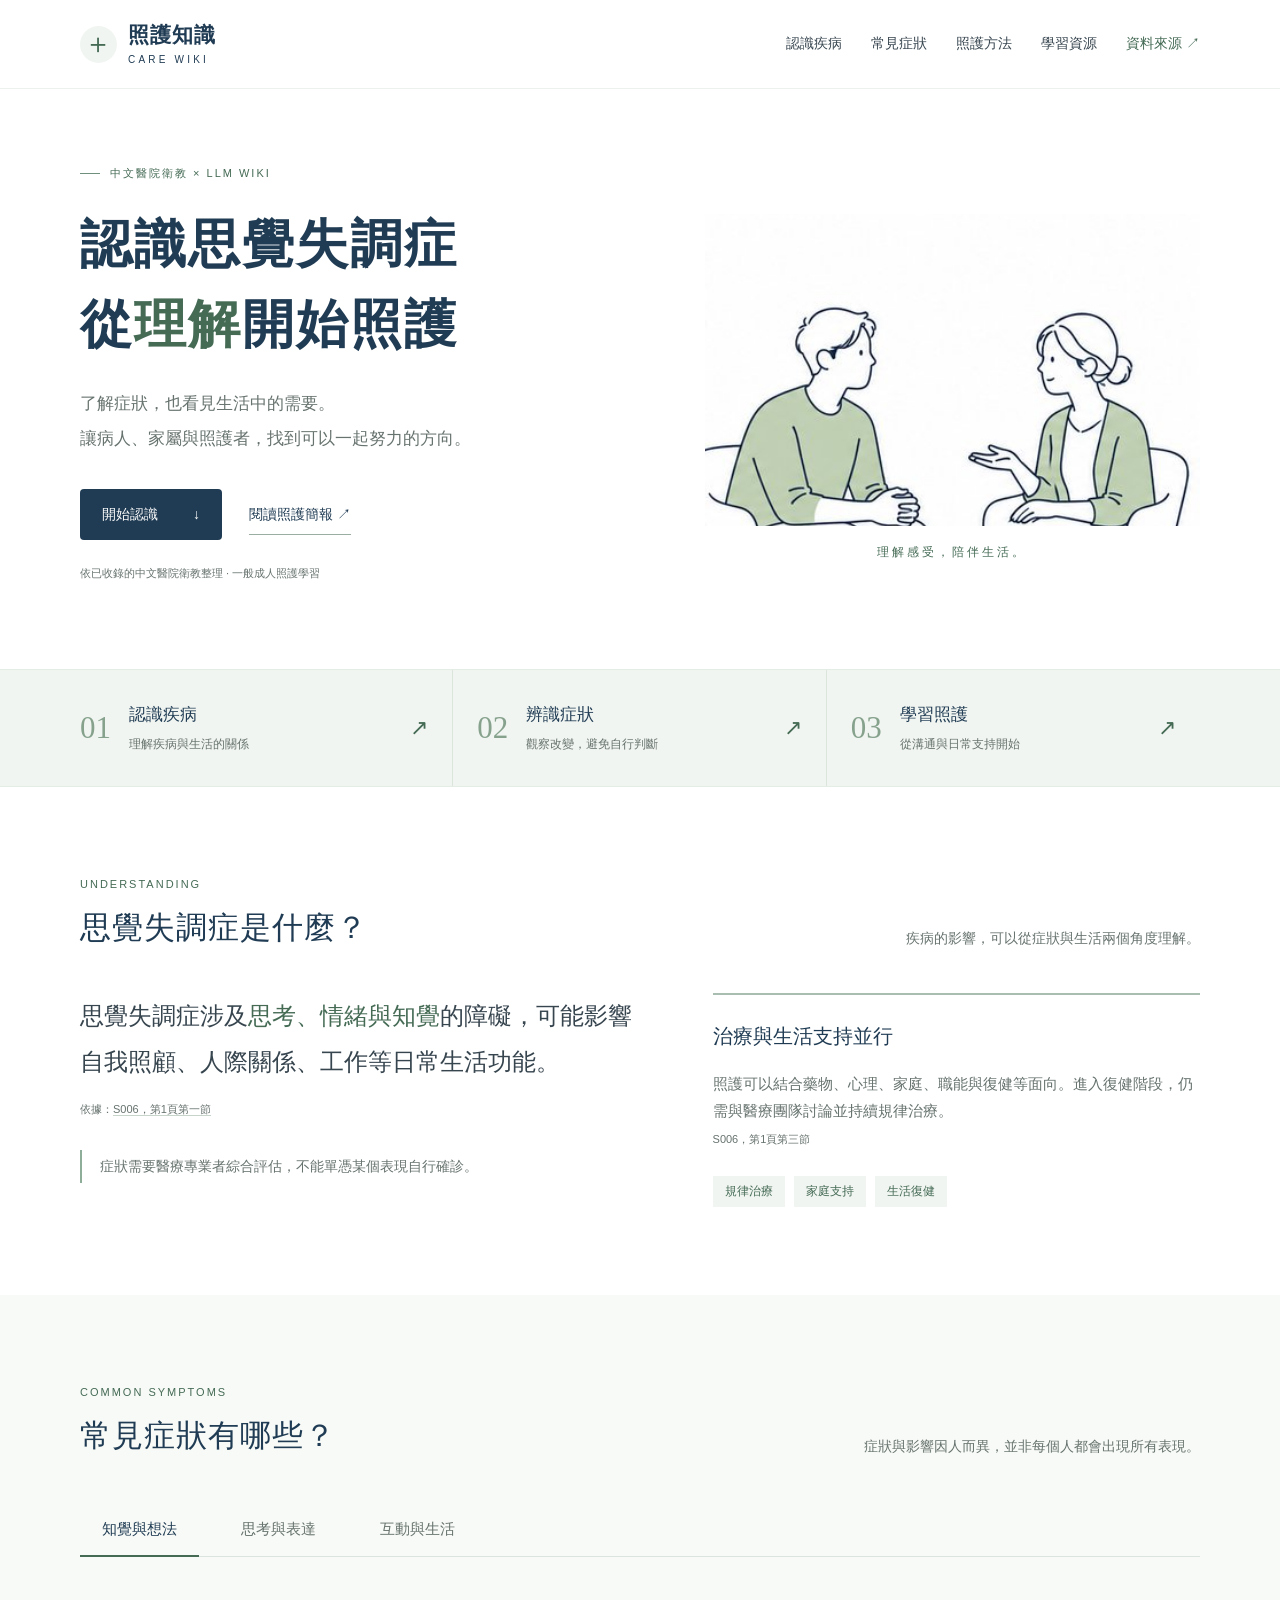
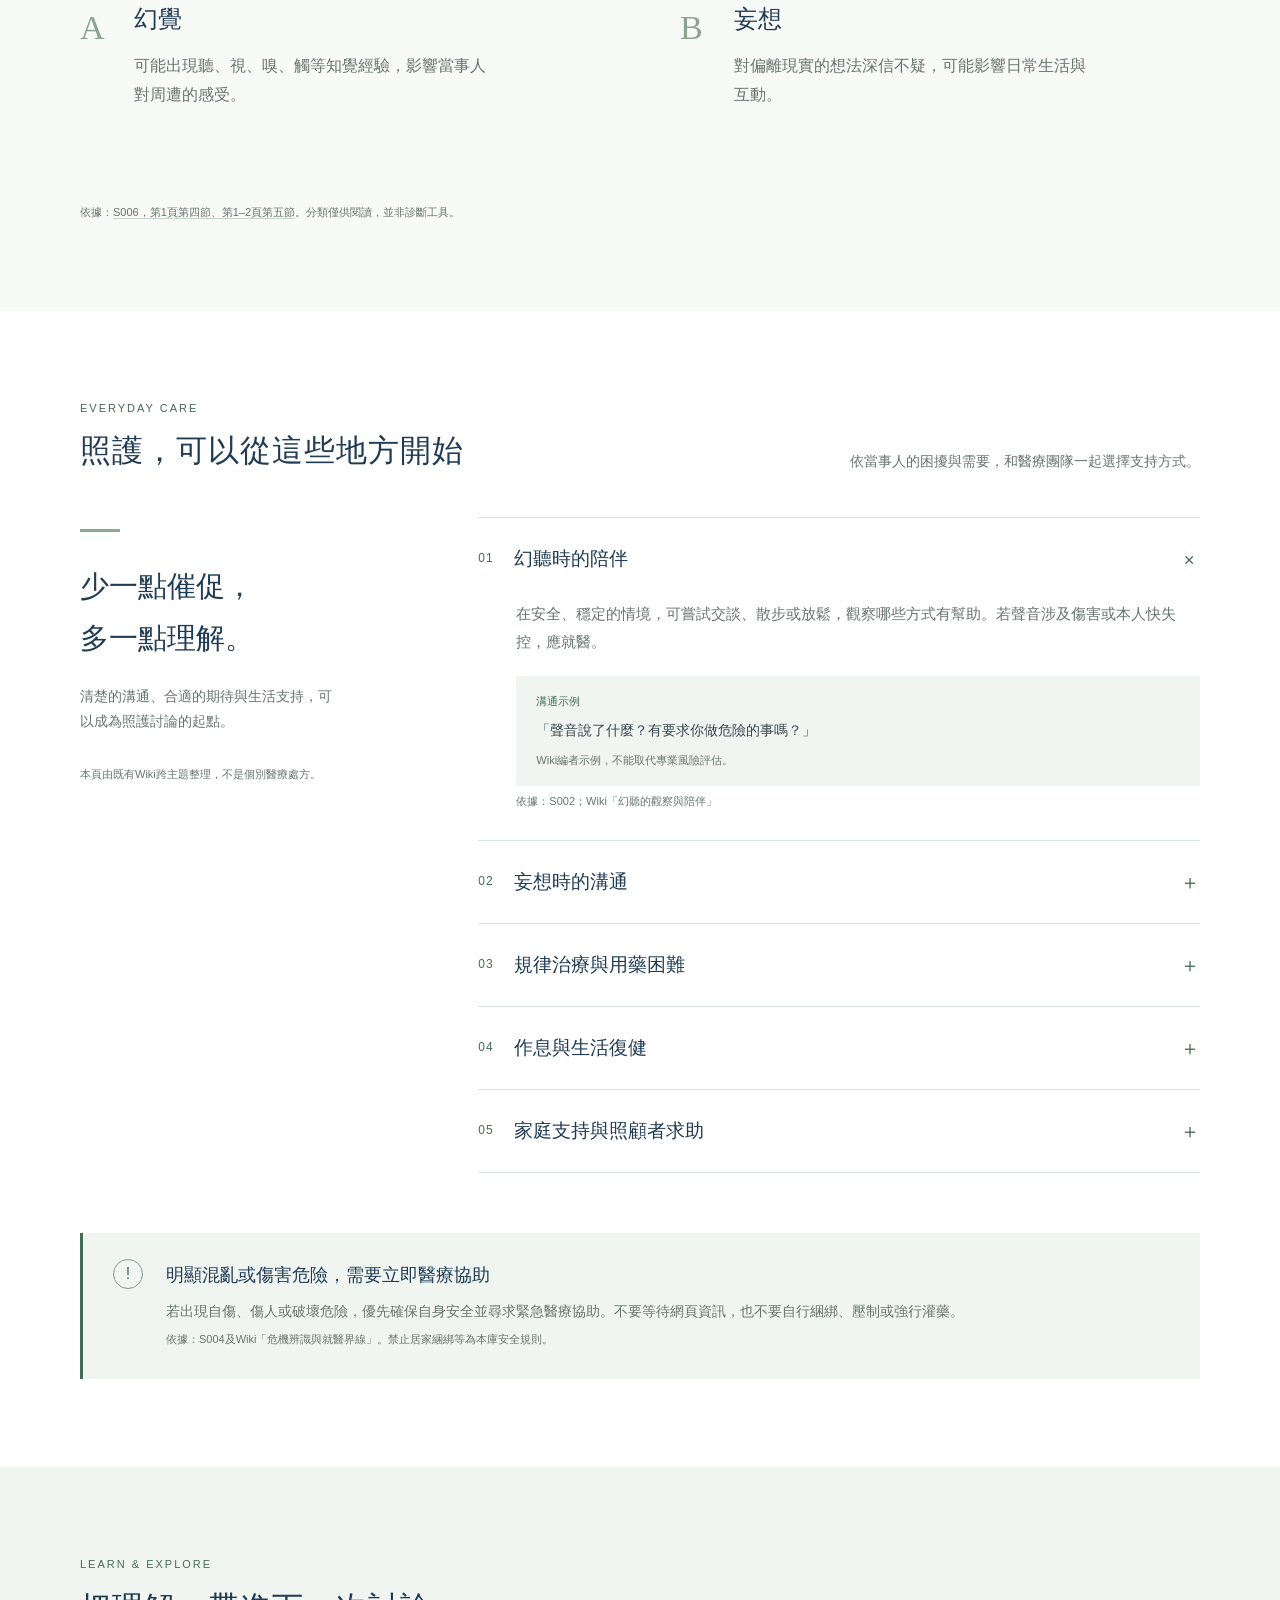
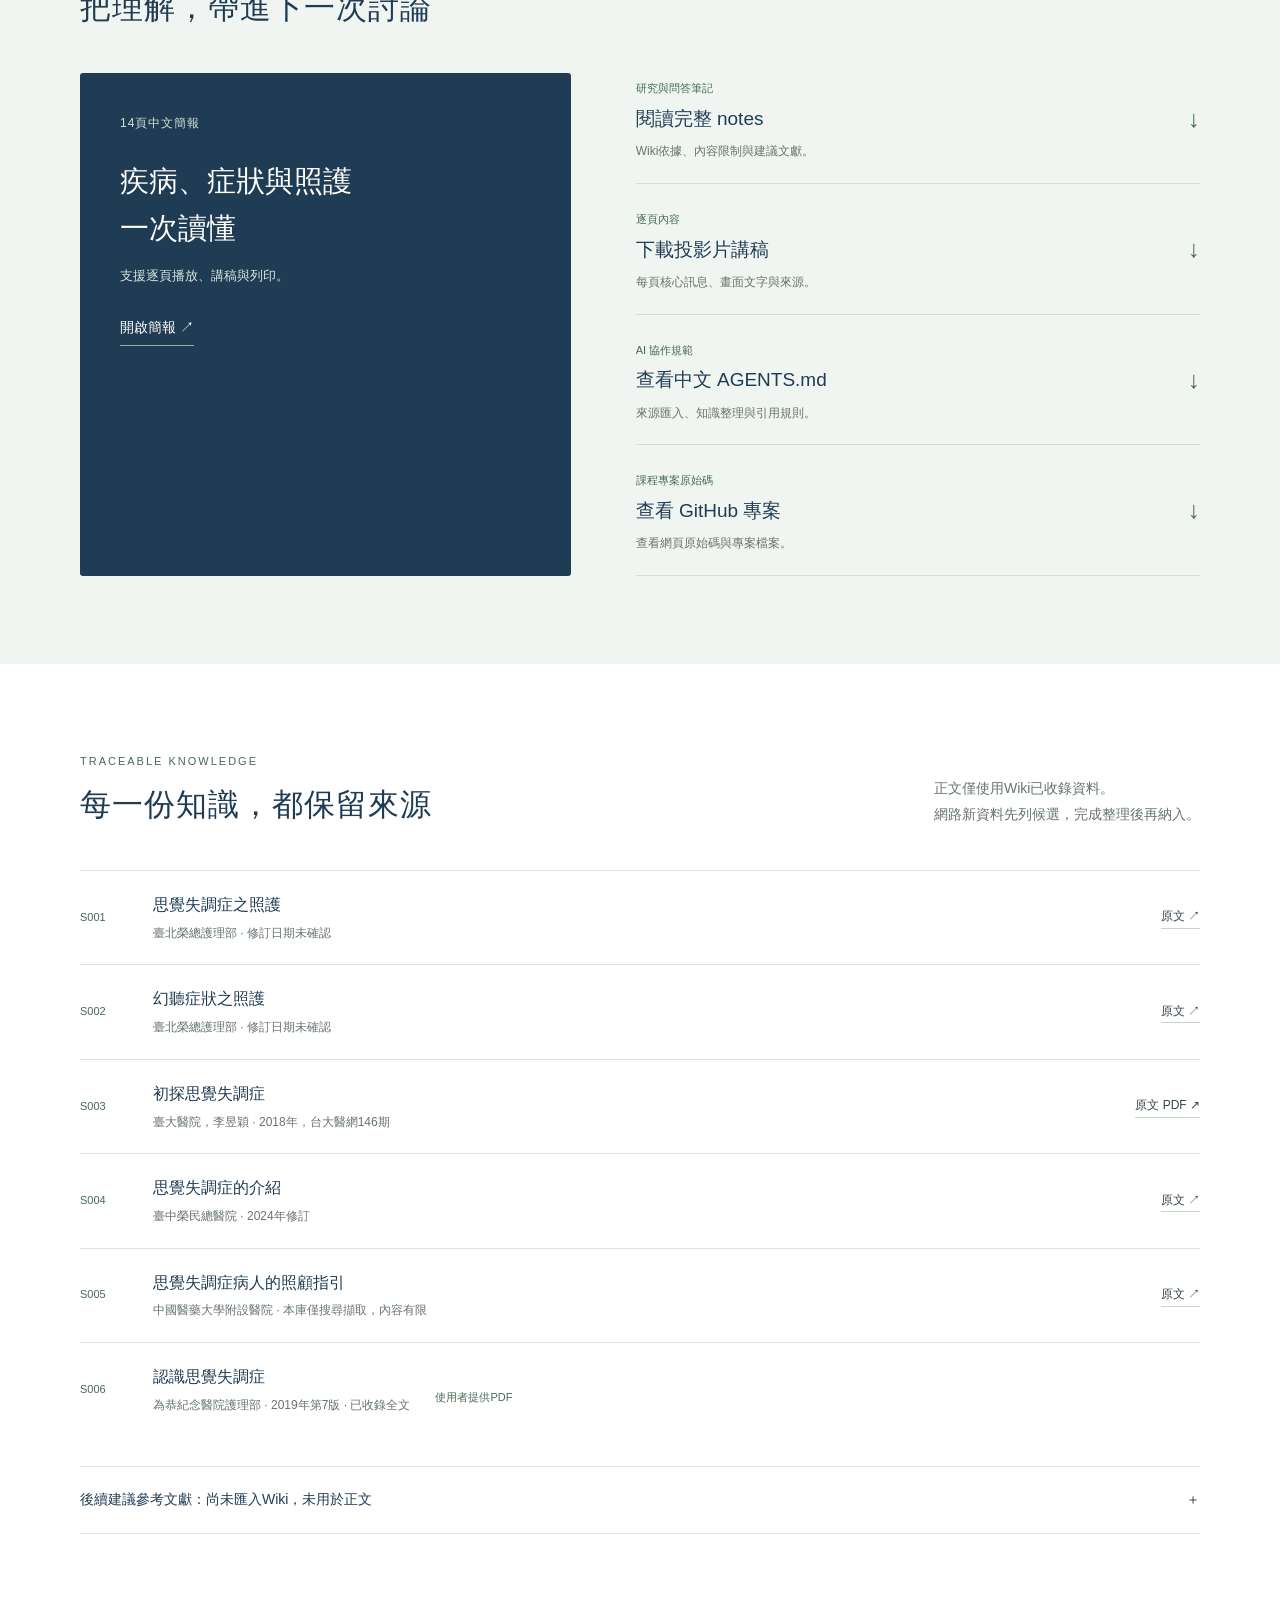
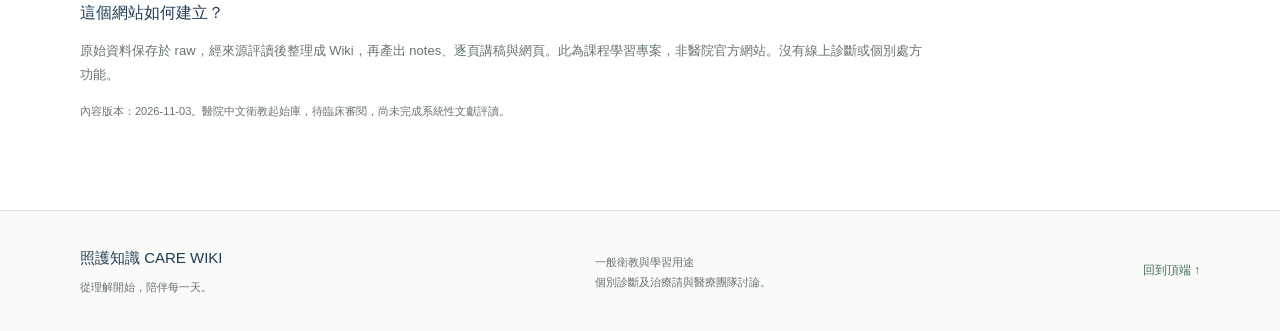
<file: index.html>
<!doctype html>
<html lang="zh-Hant">
<head><meta charset="utf-8"><meta name="viewport" content="width=device-width,initial-scale=1"><meta name="description" content="從理解思覺失調症開始，認識常見症狀、日常照護與家庭支持。以中文醫院衛教Wiki為依據的學習網站。"><title>思覺失調症照護知識網｜從理解開始照護</title><style>
:root{--navy:#203c54;--ink:#37454f;--sage:#6e907c;--sage-dark:#456b55;--pale:#f1f5f1;--muted:#67736e;--line:#dce4dd;--white:#fff;--max:1120px}*{box-sizing:border-box}html{scroll-behavior:smooth;scroll-padding-top:110px}body{margin:0;background:var(--white);color:var(--ink);font-family:"Noto Sans TC","Microsoft JhengHei","PingFang TC",sans-serif;line-height:1.8;font-size:16px}a{color:inherit;text-decoration:none}button{font:inherit;cursor:pointer}button:focus-visible,a:focus-visible,summary:focus-visible{outline:3px solid #7da38a;outline-offset:5px}a,button,summary{-webkit-tap-highlight-color:transparent}h1,h2,h3,p{margin:0}h1,h2,h3{color:var(--navy)}.wrap{width:min(var(--max),calc(100% - 64px));margin:auto}.skip{position:fixed;left:15px;top:-100px;background:white;padding:10px;z-index:100}.skip:focus{top:10px}.header{position:sticky;top:0;background:#fffffffa;border-bottom:1px solid #edf1ed;z-index:10}.nav{min-height:88px;display:flex;justify-content:space-between;align-items:center;gap:20px}.brand{display:flex;gap:11px;align-items:center;line-height:1.1;color:var(--navy);font-size:21px;font-weight:600;letter-spacing:1px}.brand-mark{width:37px;height:37px;background:var(--pale);color:var(--sage-dark);border-radius:50%;display:grid;place-items:center;font-size:28px;font-weight:400}.brand-en{display:block;font-size:10px;letter-spacing:3.2px;font-weight:400;margin-top:8px}.nav nav{display:flex;gap:29px;align-items:center;font-size:14px}.nav nav a{padding:8px 0}.nav nav a:hover{color:var(--sage-dark)}.nav-source{color:var(--sage-dark)}.menu-toggle{display:none;background:white;border:1px solid var(--line);border-radius:4px;padding:8px 11px;color:var(--navy)}.hero{min-height:580px;display:grid;grid-template-columns:1.2fr 1fr;align-items:center;gap:30px;padding-top:65px;padding-bottom:75px}.eyebrow{font-size:11px;letter-spacing:2px;color:var(--sage-dark);font-weight:500;margin-bottom:20px}.hero .eyebrow{display:flex;gap:10px;align-items:center}.eyebrow span{display:block;width:20px;height:1px;background:var(--sage)}h1{font-size:clamp(34px,4.05vw,52px);line-height:1.55;font-weight:600;letter-spacing:2px}.green{color:var(--sage-dark)}.hero-lead{font-size:17px;color:var(--muted);line-height:2.05;margin-top:23px}.hero-actions{display:flex;align-items:center;gap:27px;margin-top:32px;flex-wrap:wrap}.button{display:inline-flex;justify-content:space-between;align-items:center;gap:35px;padding:13px 22px;border-radius:4px;font-size:14px}.primary{background:var(--navy);color:white}.primary:hover{background:#315771}.text-link{font-size:14px;border-bottom:1px solid #9aafa1;padding:7px 0;color:var(--navy)}.hero-note{font-size:11px;color:var(--muted);margin-top:24px}.hero-art{margin:30px 0 0;position:relative;overflow:hidden;min-width:0;height:350px;align-self:center}.hero-art img{position:absolute;width:278%;height:auto;max-width:none;right:0;top:-93%;object-fit:contain}.hero-art figcaption{position:absolute;bottom:0;left:0;right:0;font-size:12px;letter-spacing:3px;text-align:center;color:var(--sage-dark);background:white;padding:16px 0 0}.intro-strip{background:var(--pale);border-top:1px solid #e5ebe5;border-bottom:1px solid #e5ebe5}.strip-grid{display:grid;grid-template-columns:repeat(3,1fr)}.strip-grid a{display:flex;align-items:center;gap:18px;padding:30px 24px;border-right:1px solid #dce5dc;color:var(--navy);font-size:17px}.strip-grid a:first-child{padding-left:0}.strip-grid a:last-child{border:0}.strip-grid small{display:block;font-size:12px;color:var(--muted);margin-top:3px}.small-num{font-family:Georgia,serif;font-size:31px;color:#86a28d}.strip-arrow{margin-left:auto;color:var(--sage-dark);font-size:22px}.section{padding-top:88px;padding-bottom:88px}.section-head{display:flex;justify-content:space-between;align-items:flex-end;gap:35px;margin-bottom:42px}.section-head .eyebrow{margin-bottom:10px}h2{font-size:31px;font-weight:500;letter-spacing:1px;line-height:1.5}.head-note{font-size:14px;color:var(--muted);line-height:1.9;max-width:350px}.about-grid{display:grid;grid-template-columns:1.15fr 1fr;gap:72px}.definition>p:first-child{font-size:24px;line-height:1.9}.definition strong{font-weight:500;color:var(--sage-dark)}.source-line{font-size:11px;color:var(--muted);line-height:1.8;margin-top:16px}.source-line a,.sources a{border-bottom:1px solid #c6d4c9}.quiet-note{border-left:2px solid #8fae99;padding:4px 0 4px 18px;margin-top:30px;color:var(--muted);font-size:14px}.about-side{border-top:2px solid #a9beb0;padding-top:23px}.about-side h3{font-size:20px;font-weight:500;margin-bottom:16px}.about-side p{font-size:15px;color:var(--muted)}.tag-row{display:flex;gap:9px;flex-wrap:wrap;margin-top:23px}.tag-row span{background:var(--pale);color:var(--sage-dark);font-size:12px;padding:5px 12px}.symptom-section{background:#f8faf7}.tabs{display:flex;gap:20px;border-bottom:1px solid var(--line)}.tabs button{border:0;border-bottom:2px solid transparent;background:transparent;padding:13px 22px;color:var(--muted);font-size:15px;margin-bottom:-1px}.tabs button[aria-selected=true]{border-color:var(--sage-dark);color:var(--navy);font-weight:500}.symptom-content{display:grid;grid-template-columns:1fr 1fr;gap:80px;padding:40px 0 22px;min-height:230px}.symptom-content article{position:relative;padding-left:54px}.symptom-no{position:absolute;top:0;left:0;color:#8aa490;font-family:Georgia,serif;font-size:34px}.symptom-content h3{font-size:24px;font-weight:500;margin-bottom:12px}.symptom-content p{font-size:16px;color:var(--muted);max-width:360px}.care-grid{display:grid;grid-template-columns:.75fr 1.7fr;gap:80px}.care-aside{padding-top:12px}.vertical-rule{width:40px;height:3px;background:#8ca994;margin-bottom:28px}.care-aside h3{font-size:29px;line-height:1.8;font-weight:500}.care-aside p{font-size:14px;color:var(--muted);margin-top:20px;max-width:260px}.care-aside small{display:block;color:var(--muted);font-size:11px;margin-top:30px;max-width:250px}.accordions details{border-top:1px solid var(--line)}.accordions details:last-child{border-bottom:1px solid var(--line)}summary{cursor:pointer;list-style:none}summary::-webkit-details-marker{display:none}.accordions summary{display:flex;align-items:center;gap:20px;padding:23px 0;font-size:19px;color:var(--navy)}.detail-no{font-size:12px;color:var(--sage-dark);letter-spacing:1px}.plus{margin-left:auto;color:var(--sage-dark);font-size:20px}.accordions details[open] .plus{transform:rotate(45deg)}.detail-body{padding:0 0 25px 38px;font-size:15px;color:var(--muted);line-height:1.9}.detail-body p+p{margin-top:14px}.example{background:var(--pale);padding:15px 20px;margin-top:19px;color:var(--ink);font-size:14px}.example strong{display:block;font-size:11px;color:var(--sage-dark);margin-bottom:5px;font-weight:500}.example small{display:block;font-size:11px;color:var(--muted);margin-top:7px}.safety{display:flex;gap:23px;padding:26px 30px;border-left:3px solid var(--sage-dark);background:var(--pale);margin-top:60px}.safety-icon{height:30px;width:30px;border:1px solid #809b86;border-radius:50%;display:grid;place-items:center;color:var(--sage-dark);flex-shrink:0}.safety h3{font-size:18px;font-weight:500;margin-bottom:8px}.safety p{font-size:14px;color:var(--muted)}.safety small{font-size:11px;color:var(--muted)}.resources-section{background:var(--pale)}.resource-grid{display:grid;grid-template-columns:1fr 1.15fr;gap:65px}.resource-featured{display:block;background:var(--navy);color:white;padding:35px 40px;min-height:300px;border-radius:3px}.resource-label{font-size:12px;letter-spacing:1px;color:#d2e1d5}.resource h3{font-size:29px;line-height:1.6;color:white;font-weight:500;margin:21px 0 13px}.resource p{font-size:13px;color:#d9e4de}.resource-cta{display:inline-block;font-size:14px;margin-top:28px;border-bottom:1px solid #95b3a0;padding-bottom:4px}.resource-list>a{display:flex;justify-content:space-between;align-items:center;padding:20px 0;border-bottom:1px solid #d2dfd2;gap:20px}.resource-list>a:first-child{padding-top:0}.resource-list small{font-size:11px;color:var(--sage-dark)}.resource-list strong{display:block;font-size:19px;color:var(--navy);font-weight:500}.resource-list p{font-size:12px;color:var(--muted);margin-top:5px}.resource-list>a>span:last-child{font-size:24px;color:var(--sage-dark)}.source-list>div{display:flex;align-items:center;gap:25px;padding:20px 0;border-top:1px solid var(--line);scroll-margin-top:110px}.source-list>div>span{font-size:11px;color:var(--sage-dark);min-width:48px}.source-list h3{font-weight:500;font-size:16px}.source-list p{font-size:12px;color:var(--muted);margin-top:3px}.source-list>div>a{margin-left:auto;font-size:12px;white-space:nowrap}.candidate-details{margin-top:30px;border-top:1px solid var(--line);border-bottom:1px solid var(--line);padding:20px 0}.candidate-details summary{font-size:14px;color:var(--navy)}.candidate-details summary:after{content:'＋';float:right}.candidate-details[open] summary:after{content:'－'}.candidate-details>div{padding-top:20px;font-size:13px;color:var(--muted)}.candidate-details p+p{margin-top:16px}.candidate-details small{display:block;margin-top:16px;font-size:11px}.method{margin-top:40px;padding-top:25px}.method h3{font-size:16px;font-weight:500;margin-bottom:12px}.method p{font-size:13px;color:var(--muted);max-width:850px}.method .source-line{font-size:11px}.footer{border-top:1px solid var(--line);background:#fafbf9;padding:33px 0}.footer-inner{display:flex;justify-content:space-between;align-items:center;gap:30px}.footer strong{font-weight:500;font-size:15px;color:var(--navy)}.footer p{font-size:11px;color:var(--muted);margin-top:5px}.footer a{font-size:12px;color:var(--sage-dark)}@media(min-width:1400px){.hero-art img{top:-93%}}@media(max-width:950px){.nav nav{gap:18px;font-size:12px}.hero{grid-template-columns:1.3fr 1fr;gap:10px;min-height:520px}.hero-art{height:290px}.hero-art img{top:-81%;width:278%}.strip-grid a{padding:25px 16px;gap:11px}.strip-grid small{font-size:10px}.strip-grid a{font-size:15px}.about-grid,.care-grid{gap:40px}.head-note{max-width:280px;font-size:13px}.symptom-content{gap:40px}.resource-grid{gap:35px}}@media(max-width:720px){.wrap{width:calc(100% - 40px)}.nav{min-height:75px}.brand{font-size:18px}.brand-mark{width:32px;height:32px}.brand-en{font-size:9px}.menu-toggle{display:block}.nav nav{display:none;position:absolute;top:75px;left:0;right:0;background:white;padding:16px 25px;box-shadow:0 5px 10px #203c540a;border-top:1px solid var(--line);flex-direction:column;align-items:flex-start;gap:8px;font-size:15px}.nav nav.open{display:flex}.nav nav a{width:100%;padding:10px 0}.hero{grid-template-columns:1fr;padding-top:42px;padding-bottom:32px;gap:0;min-height:0}.hero h1{font-size:clamp(32px,7.7vw,46px)}.hero-lead{font-size:15px}.hero-actions{gap:23px;margin-top:24px}.hero-note{font-size:10px}.hero-art{height:240px;width:330px;max-width:100%;margin:28px auto 0}.hero-art img{width:278%;top:-90%}.hero-art figcaption{padding-top:8px}.strip-grid{grid-template-columns:1fr}.strip-grid a,.strip-grid a:first-child{border-right:0;border-bottom:1px solid var(--line);padding:20px 0}.strip-grid small{font-size:12px}.small-num{font-size:27px}.strip-grid a{font-size:16px}.section{padding-top:55px;padding-bottom:55px}.section-head{display:block;margin-bottom:30px}.head-note{margin-top:17px;max-width:none}.section h2{font-size:26px}.about-grid,.care-grid,.resource-grid{grid-template-columns:1fr;gap:30px}.definition>p:first-child{font-size:21px}.about-side{padding-top:20px}.tabs{gap:0;justify-content:space-between}.tabs button{font-size:13px;padding:12px 10px}.symptom-content{grid-template-columns:1fr;gap:28px;min-height:0;padding-top:28px}.symptom-content article{padding-left:43px}.symptom-content h3{font-size:22px}.symptom-content p{font-size:15px;max-width:none}.symptom-no{font-size:28px}.care-aside{display:none}.accordions summary{font-size:17px;gap:15px;padding:20px 0}.detail-body{padding-left:29px;font-size:14px}.safety{margin-top:35px;padding:22px 19px;gap:15px}.safety h3{font-size:16px}.safety-icon{width:25px;height:25px}.safety p{font-size:13px}.resource-featured{padding:27px 30px;min-height:270px}.resource h3{font-size:27px}.source-list>div{gap:12px;flex-wrap:wrap}.source-list>div>span{min-width:37px}.source-list>div>div{flex:1;min-width:180px}.source-list>div>a{margin-left:49px}.source-list h3{font-size:15px}.candidate-details summary{font-size:13px;padding-right:16px}.footer-inner{flex-wrap:wrap;gap:20px}.footer-inner>p{flex-basis:100%;order:3}.footer a{margin-left:auto}.eyebrow{font-size:10px}}@media(prefers-reduced-motion:reduce){html{scroll-behavior:auto}}

</style></head>
<body>
<a class="skip" href="#main">跳到主要內容</a>
<header class="header"><div class="nav wrap"><a href="#" class="brand" aria-label="思覺失調症照護知識網首頁"><span class="brand-mark" aria-hidden="true">＋</span><span>照護知識<span class="brand-en">CARE WIKI</span></span></a><button class="menu-toggle" id="menu-toggle" aria-expanded="false" aria-controls="menu">選單 ☰</button><nav id="menu" aria-label="主要導覽"><a href="#about">認識疾病</a><a href="#symptoms">常見症狀</a><a href="#care">照護方法</a><a href="#resources">學習資源</a><a href="#sources" class="nav-source">資料來源 ↗</a></nav></div></header>
<main id="main">
<section class="hero wrap"><div class="hero-copy"><p class="eyebrow"><span></span> 中文醫院衛教 × LLM WIKI</p><h1>認識思覺失調症<br>從<span class="green">理解</span>開始照護</h1><p class="hero-lead">了解症狀，也看見生活中的需要。<br>讓病人、家屬與照護者，找到可以一起努力的方向。</p><div class="hero-actions"><a class="button primary" href="#about">開始認識 <span>↓</span></a><a class="text-link" href="presentation.html" target="_blank" rel="noopener">閱讀照護簡報 ↗</a></div><p class="hero-note">依已收錄的中文醫院衛教整理 · 一般成人照護學習</p></div><figure class="hero-art"><img src="[data-uri]" alt="兩位成人面對面坐著交談，表達傾聽與陪伴" width="1200" height="675"><figcaption>理解感受，陪伴生活。</figcaption></figure></section>
<div class="intro-strip"><div class="wrap strip-grid"><a href="#about"><span class="small-num">01</span><span>認識疾病<small>理解疾病與生活的關係</small></span><span class="strip-arrow">↗</span></a><a href="#symptoms"><span class="small-num">02</span><span>辨識症狀<small>觀察改變，避免自行判斷</small></span><span class="strip-arrow">↗</span></a><a href="#care"><span class="small-num">03</span><span>學習照護<small>從溝通與日常支持開始</small></span><span class="strip-arrow">↗</span></a></div></div>
<section class="section wrap" id="about"><div class="section-head"><div><p class="eyebrow">UNDERSTANDING</p><h2>思覺失調症是什麼？</h2></div><p class="head-note">疾病的影響，可以從症狀與生活兩個角度理解。</p></div><div class="about-grid"><div class="definition"><p>思覺失調症涉及<strong>思考、情緒與知覺</strong>的障礙，可能影響自我照顧、人際關係、工作等日常生活功能。</p><p class="source-line">依據：<a href="#source-S006">S006，第1頁第一節</a></p><div class="quiet-note">症狀需要醫療專業者綜合評估，不能單憑某個表現自行確診。</div></div><div class="about-side"><h3>治療與生活支持並行</h3><p>照護可以結合藥物、心理、家庭、職能與復健等面向。進入復健階段，仍需與醫療團隊討論並持續規律治療。</p><a class="source-line" href="#source-S006">S006，第1頁第三節</a><div class="tag-row"><span>規律治療</span><span>家庭支持</span><span>生活復健</span></div></div></div></section>
<section class="symptom-section" id="symptoms"><div class="wrap section"><div class="section-head"><div><p class="eyebrow">COMMON SYMPTOMS</p><h2>常見症狀有哪些？</h2></div><p class="head-note">症狀與影響因人而異，並非每個人都會出現所有表現。</p></div><div class="tabs" role="tablist" aria-label="症狀分類"><button role="tab" id="tab-perception" aria-controls="symptom-panel" aria-selected="true" data-tab="perception">知覺與想法</button><button role="tab" id="tab-expression" aria-controls="symptom-panel" aria-selected="false" data-tab="expression">思考與表達</button><button role="tab" id="tab-life" aria-controls="symptom-panel" aria-selected="false" data-tab="life">互動與生活</button></div><div id="symptom-panel" class="symptom-content" role="tabpanel" aria-labelledby="tab-perception"><article><span class="symptom-no">A</span><h3>幻覺</h3><p>可能出現聽、視、嗅、觸等知覺經驗，影響當事人對周遭的感受。</p></article><article><span class="symptom-no">B</span><h3>妄想</h3><p>對偏離現實的想法深信不疑，可能影響日常生活與互動。</p></article></div><p class="source-line">依據：<a href="#source-S006">S006，第1頁第四節、第1–2頁第五節</a>。分類僅供閱讀，並非診斷工具。</p></div></section>
<section class="section wrap" id="care"><div class="section-head"><div><p class="eyebrow">EVERYDAY CARE</p><h2>照護，可以從這些地方開始</h2></div><p class="head-note">依當事人的困擾與需要，和醫療團隊一起選擇支持方式。</p></div><div class="care-grid"><aside class="care-aside"><div class="vertical-rule"></div><h3>少一點催促，<br>多一點理解。</h3><p>清楚的溝通、合適的期待與生活支持，可以成為照護討論的起點。</p><small>本頁由既有Wiki跨主題整理，不是個別醫療處方。</small></aside><div class="accordions"><details open><summary><span class="detail-no">01</span>幻聽時的陪伴<span class="plus">＋</span></summary><div class="detail-body"><p>在安全、穩定的情境，可嘗試交談、散步或放鬆，觀察哪些方式有幫助。若聲音涉及傷害或本人快失控，應就醫。</p><div class="example"><strong>溝通示例</strong>「聲音說了什麼？有要求你做危險的事嗎？」<small>Wiki編者示例，不能取代專業風險評估。</small></div><a class="source-line" href="#source-S002">依據：S002；Wiki「幻聽的觀察與陪伴」</a></div></details><details><summary><span class="detail-no">02</span>妄想時的溝通<span class="plus">＋</span></summary><div class="detail-body"><p>以簡單、明確、有耐心的方式互動，不爭辯妄想內容，尊重適度安靜與獨處的需求。</p><div class="example">「我知道你很害怕，我沒有看到你說的情況，我們先找個安靜的地方。」<small>此句為Wiki編者示例，承接感受，不附和內容。</small></div><a class="source-line" href="#source-S003">依據：S003；Wiki「妄想與支持性溝通」</a></div></details><details><summary><span class="detail-no">03</span>規律治療與用藥困難<span class="plus">＋</span></summary><div class="detail-body"><p>遇到拒藥、藥物不適或作息受影響，可記錄困難並與醫師討論。個別用藥調整需由醫療團隊評估。</p><p>可先詢問：「是忘了、身體不舒服，還是擔心藥物？」這是Wiki編者提出的溝通示例。</p><a class="source-line" href="#source-S005">依據：S005（僅搜尋擷取）、S006；Wiki「用藥支持」</a></div></details><details><summary><span class="detail-no">04</span>作息與生活復健<span class="plus">＋</span></summary><div class="detail-body"><p>建立規律作息，結合復健、人際練習與活動；肯定個人長處與進步，依本人需要選擇目標。</p><p>編者操作建議：一起選一項能完成的小活動，記錄參與感受。這不是經驗證的介入方案。</p><a class="source-line" href="#source-S001">依據：S001、S006；Wiki「生活與復健」</a></div></details><details><summary><span class="detail-no">05</span>家庭支持與照顧者求助<span class="plus">＋</span></summary><div class="detail-body"><p>減少病人的心理負擔，期待隨生活功能好轉逐步調整。照顧遇到困難，可向精神科醫師、社工師或心理師尋求支持。</p><a class="source-line" href="#source-S006">依據：S006，第2頁第七節；Wiki「追蹤與家庭支持」</a></div></details></div></div><aside class="safety" id="safety"><span class="safety-icon" aria-hidden="true">!</span><div><h3>明顯混亂或傷害危險，需要立即醫療協助</h3><p>若出現自傷、傷人或破壞危險，優先確保自身安全並尋求緊急醫療協助。不要等待網頁資訊，也不要自行綑綁、壓制或強行灌藥。</p><small>依據：S004及Wiki「危機辨識與就醫界線」。禁止居家綑綁等為本庫安全規則。</small></div></aside></section>
<section class="resources-section" id="resources"><div class="wrap section"><div class="section-head"><div><p class="eyebrow">LEARN & EXPLORE</p><h2>把理解，帶進下一次討論</h2></div></div><div class="resource-grid"><a class="resource resource-featured" href="presentation.html" target="_blank" rel="noopener"><span class="resource-label">14頁中文簡報</span><h3>疾病、症狀與照護<br>一次讀懂</h3><p>支援逐頁播放、講稿與列印。</p><span class="resource-cta">開啟簡報 ↗</span></a><div class="resource-list"><a href="[data-uri]" download="notes.md"><span><small>研究與問答筆記</small><strong>閱讀完整 notes</strong><p>Wiki依據、內容限制與建議文獻。</p></span><span>↓</span></a><a href="[data-uri]" download="slides.md"><span><small>逐頁內容</small><strong>下載投影片講稿</strong><p>每頁核心訊息、畫面文字與來源。</p></span><span>↓</span></a><a href="[data-uri]" download="AGENTS.md"><span><small>AI 協作規範</small><strong>查看中文 AGENTS.md</strong><p>來源匯入、知識整理與引用規則。</p></span><span>↓</span></a><a href="https://github.com/chloelin006/schizophrenia-care" target="_blank" rel="noopener"><span><small>課程專案原始碼</small><strong>查看 GitHub 專案</strong><p>查看網頁原始碼與專案檔案。</p></span><span>↓</span></a></div></div></div></section>
<section class="section wrap sources" id="sources"><div class="section-head"><div><p class="eyebrow">TRACEABLE KNOWLEDGE</p><h2>每一份知識，都保留來源</h2></div><p class="head-note">正文僅使用Wiki已收錄資料。<br>網路新資料先列候選，完成整理後再納入。</p></div><div class="source-list"><div id="source-S001"><span>S001</span><div><h3>思覺失調症之照護</h3><p>臺北榮總護理部 · 修訂日期未確認</p></div><a href="https://ihealth.vghtpe.gov.tw/media/858" target="_blank" rel="noopener">原文 ↗</a></div><div id="source-S002"><span>S002</span><div><h3>幻聽症狀之照護</h3><p>臺北榮總護理部 · 修訂日期未確認</p></div><a href="https://ihealth.vghtpe.gov.tw/media/764" target="_blank" rel="noopener">原文 ↗</a></div><div id="source-S003"><span>S003</span><div><h3>初探思覺失調症</h3><p>臺大醫院，李昱穎 · 2018年，台大醫網146期</p></div><a href="https://health.ntuh.gov.tw/health/NTUH_e_Net/NTUH_e_Net_no146/初探思覺失調症.pdf" target="_blank" rel="noopener">原文 PDF ↗</a></div><div id="source-S004"><span>S004</span><div><h3>思覺失調症的介紹</h3><p>臺中榮民總醫院 · 2024年修訂</p></div><a href="https://ihealth.vghtc.gov.tw/media/596" target="_blank" rel="noopener">原文 ↗</a></div><div id="source-S005"><span>S005</span><div><h3>思覺失調症病人的照顧指引</h3><p>中國醫藥大學附設醫院 · 本庫僅搜尋擷取，內容有限</p></div><a href="https://cmuh.cmu.edu.tw/HealthEdus/Detail?no=5394" target="_blank" rel="noopener">原文 ↗</a></div><div id="source-S006"><span>S006</span><div><h3>認識思覺失調症</h3><p>為恭紀念醫院護理部 · 2019年第7版 · 已收錄全文</p></div><span class="source-line">使用者提供PDF</span></div></div><details class="candidate-details"><summary>後續建議參考文獻：尚未匯入Wiki，未用於正文</summary><div><p><strong>R001</strong> 高雄榮民總醫院護理部（2026）。照顧者面對思覺失調症症狀的處理方法。<a href="https://org.vghks.gov.tw/HE/pdf/7G70003_1.pdf" target="_blank" rel="noopener">開啟／下載PDF ↗</a></p><p><strong>R002</strong> 嘉義基督教醫院。如何照顧思覺失調症病友（2022修訂、2023審閱）。<a href="https://www.cych.org.tw/upload/knowledge/2023-12-25-47995.pdf" target="_blank" rel="noopener">開啟／下載PDF ↗</a></p><small>推薦閱讀方向：家庭照護、幻聽與妄想溝通。下載後仍需來源評讀與Wiki匯入，不會自動成為正文依據。</small></div></details><div class="method"><h3>這個網站如何建立？</h3><p>原始資料保存於 raw，經來源評讀後整理成 Wiki，再產出 notes、逐頁講稿與網頁。此為課程學習專案，非醫院官方網站。沒有線上診斷或個別處方功能。</p><p class="source-line">內容版本：2026-11-03。醫院中文衛教起始庫，待臨床審閱，尚未完成系統性文獻評讀。</p></div></section>
</main><footer class="footer"><div class="wrap footer-inner"><div><strong>照護知識 CARE WIKI</strong><p>從理解開始，陪伴每一天。</p></div><p>一般衛教與學習用途<br>個別診斷及治療請與醫療團隊討論。</p><a href="#">回到頂端 ↑</a></div></footer>
<script>
(()=>{'use strict';const menuButton=document.getElementById('menu-toggle');const menu=document.getElementById('menu');menuButton.addEventListener('click',()=>{const open=menuButton.getAttribute('aria-expanded')!=='true';menuButton.setAttribute('aria-expanded',String(open));menu.classList.toggle('open',open)});menu.querySelectorAll('a').forEach(a=>a.addEventListener('click',()=>{menu.classList.remove('open');menuButton.setAttribute('aria-expanded','false')}));const data={perception:[['幻覺','可能出現聽、視、嗅、觸等知覺經驗，影響當事人對周遭的感受。'],['妄想','對偏離現實的想法深信不疑，可能影響日常生活與互動。']],expression:[['思考與表達紊亂','語句可能片段、停頓，或難以保持連貫。'],['情感表達減少','表情或情緒表達可能變少，照護時仍需關心本人感受。']],life:[['人際退縮','與他人的互動減少，出現疏離或退縮的表現。'],['主動性與生活功能','自我照顧、家務、交通使用或工作動機可能受到影響。']]};const tabs=[...document.querySelectorAll('[role="tab"]')];const panel=document.getElementById('symptom-panel');function select(tab){tabs.forEach(t=>t.setAttribute('aria-selected',String(t===tab)));panel.setAttribute('aria-labelledby',tab.id);panel.replaceChildren(...data[tab.dataset.tab].map(([title,text],i)=>{const article=document.createElement('article');const label=document.createElement('span');label.className='symptom-no';label.textContent=i===0?'A':'B';const heading=document.createElement('h3');heading.textContent=title;const p=document.createElement('p');p.textContent=text;article.append(label,heading,p);return article}));}tabs.forEach((tab,i)=>{tab.addEventListener('click',()=>select(tab));tab.addEventListener('keydown',e=>{let next=null;if(e.key==='ArrowRight')next=(i+1)%tabs.length;if(e.key==='ArrowLeft')next=(i+tabs.length-1)%tabs.length;if(e.key==='Home')next=0;if(e.key==='End')next=tabs.length-1;if(next!==null){e.preventDefault();select(tabs[next]);tabs[next].focus()}})});})();

</script>
</body></html>
</file>
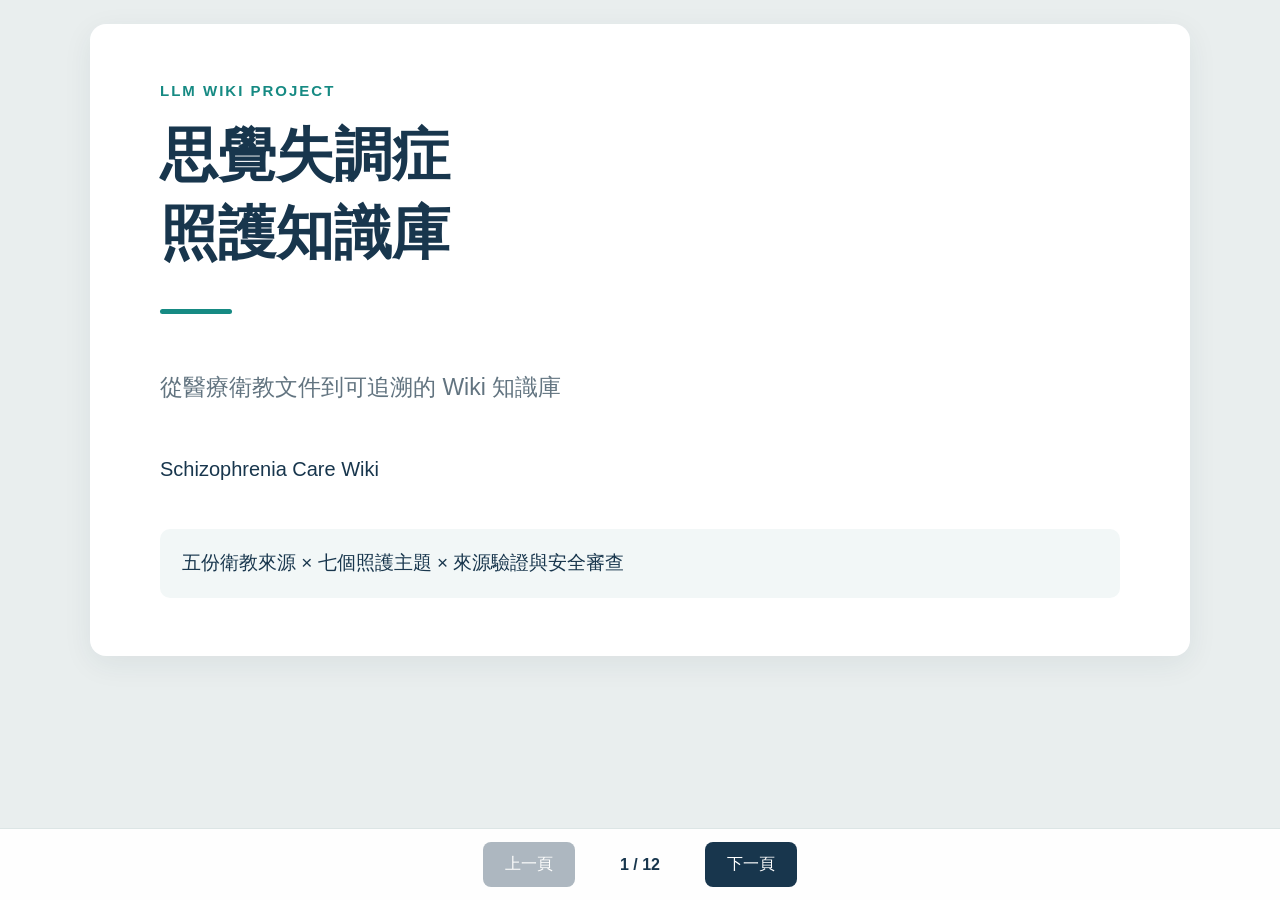
<file: presentation.html>
<!DOCTYPE html>
<html lang="zh-Hant">
<head>
  <meta charset="UTF-8">
  <meta name="viewport" content="width=device-width, initial-scale=1.0">
  <title>思覺失調症照護｜Wiki 教學簡報</title>
  <style>
    :root {
      --navy: #18364d;
      --teal: #168a83;
      --light: #f2f7f7;
      --white: #ffffff;
      --muted: #627480;
    }

    * { box-sizing: border-box; }

    body {
      margin: 0;
      background: #e9eeee;
      color: var(--navy);
      font-family: "Noto Sans TC", "Microsoft JhengHei", sans-serif;
    }

    .presentation {
      width: min(1100px, 96%);
      margin: 24px auto 100px;
    }

    .slide {
      display: none;
      min-height: 620px;
      padding: 58px 70px;
      background: var(--white);
      border-radius: 16px;
      box-shadow: 0 8px 30px #18364d12;
    }

    .slide.active { display: flex; flex-direction: column; }

    .eyebrow {
      color: var(--teal);
      font-weight: 700;
      letter-spacing: 2px;
      font-size: 15px;
      margin-bottom: 18px;
    }

    h1 { font-size: clamp(34px, 5vw, 58px); margin: 0 0 20px; }
    h2 { font-size: clamp(27px, 4vw, 40px); margin: 0 0 26px; }
    h3 { font-size: 21px; margin: 0 0 12px; }
    p, li { font-size: 20px; line-height: 1.8; }
    ul { padding-left: 26px; }
    li { margin-bottom: 10px; }
    strong { color: var(--teal); }

    .subtitle { color: var(--muted); font-size: 23px; }
    .line { width: 72px; height: 5px; background: var(--teal); border-radius: 8px; margin: 16px 0 30px; }

    .grid {
      display: grid;
      grid-template-columns: repeat(2, minmax(0, 1fr));
      gap: 20px;
    }

    .card {
      background: var(--light);
      border-left: 4px solid var(--teal);
      padding: 20px 24px;
      border-radius: 10px;
    }

    .card p, .card li { font-size: 18px; margin: 4px 0; }

    .highlight {
      margin-top: 22px;
      padding: 18px 22px;
      background: var(--light);
      border-radius: 10px;
      font-size: 19px;
      line-height: 1.7;
    }

    .source {
      margin-top: auto;
      padding-top: 26px;
      font-size: 14px;
      color: var(--muted);
    }

    .source a, .link { color: var(--teal); }

    .steps {
      display: flex;
      flex-wrap: wrap;
      gap: 12px;
      align-items: center;
    }

    .step {
      background: var(--light);
      border: 1px solid #cce2df;
      padding: 15px;
      border-radius: 9px;
      font-size: 17px;
      font-weight: 600;
    }

    .arrow { color: var(--teal); font-weight: 700; font-size: 24px; }

    .controls {
      position: fixed;
      bottom: 0;
      left: 0;
      right: 0;
      display: flex;
      justify-content: center;
      align-items: center;
      gap: 20px;
      padding: 13px;
      background: #ffffffed;
      border-top: 1px solid #dce5e5;
    }

    button {
      border: 0;
      border-radius: 8px;
      padding: 12px 22px;
      color: white;
      background: var(--navy);
      font-size: 16px;
      cursor: pointer;
    }

    button:hover { background: var(--teal); }
    button:disabled { opacity: .35; cursor: default; }
    #counter { min-width: 90px; text-align: center; font-weight: 700; }

    @media (max-width: 700px) {
      .presentation { margin: 10px auto 90px; }
      .slide { padding: 28px 24px; min-height: 650px; }
      .grid { grid-template-columns: 1fr; }
      p, li { font-size: 17px; }
      .card p, .card li { font-size: 16px; }
      .steps { gap: 8px; }
      .step { font-size: 14px; }
    }
  </style>
</head>
<body>

<main class="presentation">

  <!-- 01 -->
  <section class="slide active">
    <div class="eyebrow">LLM WIKI PROJECT</div>
    <h1>思覺失調症<br>照護知識庫</h1>
    <div class="line"></div>
    <p class="subtitle">從醫療衛教文件到可追溯的 Wiki 知識庫</p>
    <p>Schizophrenia Care Wiki</p>
    <div class="highlight">
      五份衛教來源 × 七個照護主題 × 來源驗證與安全審查
    </div>
  </section>

  <!-- 02 -->
  <section class="slide">
    <div class="eyebrow">01 / PROJECT</div>
    <h2>專案目標</h2>
    <div class="grid">
      <div class="card">
        <h3>整合資訊</h3>
        <p>將分散的醫療機構衛教資料整理成有結構的知識庫。</p>
      </div>
      <div class="card">
        <h3>支持家屬</h3>
        <p>提供容易理解的疾病、症狀及日常照護資訊。</p>
      </div>
      <div class="card">
        <h3>來源可追溯</h3>
        <p>建立來源編號、文件摘要與主題頁之間的連結。</p>
      </div>
      <div class="card">
        <h3>安全與驗證</h3>
        <p>區分原始內容、AI 整理與額外安全提醒。</p>
      </div>
    </div>
  </section>

  <!-- 03 -->
  <section class="slide">
    <div class="eyebrow">02 / DISEASE</div>
    <h2>認識思覺失調症</h2>
    <ul>
      <li>可能影響思考、知覺、情緒及日常生活功能。</li>
      <li>可能出現幻覺、妄想等精神症狀。</li>
      <li>治療包含藥物及心理社會支持。</li>
      <li>持續追蹤與個別化照護十分重要。</li>
    </ul>
    <div class="highlight">
      核心觀念：<strong>症狀與照護需求因人而異。</strong>
    </div>
    <div class="source">Wiki：01-疾病認識｜來源：S001、S003、S005</div>
  </section>

  <!-- 04 -->
  <section class="slide">
    <div class="eyebrow">03 / SYMPTOMS</div>
    <h2>幻聽：理解與支持</h2>
    <div class="grid">
      <div class="card">
        <h3>患者可能的感受</h3>
        <p>害怕、焦慮、困惑，或注意力受到干擾。</p>
      </div>
      <div class="card">
        <h3>家屬溝通原則</h3>
        <p>傾聽感受、不嘲笑、不刻意附和幻聽內容。</p>
      </div>
      <div class="card">
        <h3>日常因應</h3>
        <p>可依個人狀況嘗試活動或其他轉移注意力的方法。</p>
      </div>
      <div class="card">
        <h3>安全提醒</h3>
        <p>若涉及立即自傷或傷人危險，應尋求緊急專業協助。</p>
      </div>
    </div>
    <div class="source">Wiki：02-幻聽｜來源：S001、S002、S004</div>
  </section>

  <!-- 05 -->
  <section class="slide">
    <div class="eyebrow">04 / COMMUNICATION</div>
    <h2>妄想：如何與患者溝通？</h2>
    <ul>
      <li>避免直接責罵或激烈爭辯。</li>
      <li>不附和或強化妄想內容。</li>
      <li>理解患者可能感受到的害怕與不安。</li>
      <li>以平穩、尊重的態度回應。</li>
    </ul>
    <div class="highlight">
      溝通重點：<strong>接納情緒，不等於認同妄想內容。</strong>
    </div>
    <div class="source">Wiki：03-妄想溝通｜來源：S003、S004、S005</div>
  </section>

  <!-- 06 -->
  <section class="slide">
    <div class="eyebrow">05 / MEDICATION</div>
    <h2>藥物治療與家屬支持</h2>
    <ul>
      <li>依醫師指示規律服藥及持續追蹤。</li>
      <li>不因症狀改善而自行停藥。</li>
      <li>長效針劑是否適用，應由醫師與患者討論。</li>
      <li>出現疑似副作用，應與醫療團隊聯繫。</li>
      <li>家屬可了解服藥困難，避免責罵或強迫。</li>
    </ul>
    <div class="highlight">
      安全原則：<strong>不自行更改藥物、劑量或給藥方式。</strong>
    </div>
    <div class="source">Wiki：04-用藥支持｜來源：S001、S004、S005</div>
  </section>

  <!-- 07 -->
  <section class="slide">
    <div class="eyebrow">06 / REHABILITATION</div>
    <h2>生活照護與精神復健</h2>
    <div class="grid">
      <div class="card"><h3>日常生活</h3><p>規律作息、生活自理與適合的日常活動。</p></div>
      <div class="card"><h3>職能與團體治療</h3><p>支持生活功能及人際互動能力。</p></div>
      <div class="card"><h3>日間病房</h3><p>培養生活技能、問題解決與規律作息。</p></div>
      <div class="card"><h3>社區精神復健</h3><p>提供生活、社會適應及工作相關支持。</p></div>
    </div>
    <div class="source">Wiki：05-生活與復健｜來源：S001、S003、S004、S005</div>
  </section>

  <!-- 08 -->
  <section class="slide">
    <div class="eyebrow">07 / FAMILY SUPPORT</div>
    <h2>持續追蹤與家庭支持</h2>
    <ul>
      <li>持續回診，與醫療團隊討論症狀及治療需求。</li>
      <li>尊重患者的想法，理解不願治療的原因。</li>
      <li>留意症狀、生活功能與藥物不適的變化。</li>
      <li>支持患者參與適合的生活與復健活動。</li>
    </ul>
    <div class="highlight">
      家庭支持不是代替患者做所有決定，而是<strong>共同討論合適的照護方式。</strong>
    </div>
    <div class="source">Wiki：06-追蹤與家庭支持｜來源：S001–S005</div>
  </section>

  <!-- 09 -->
  <section class="slide">
    <div class="eyebrow">08 / SAFETY</div>
    <h2>危機辨識與就醫</h2>
    <ul>
      <li>注意精神症狀明顯惡化或嚴重困擾。</li>
      <li>遇到激動情況，避免刺激、威脅或肢體衝突。</li>
      <li>有立即自傷、傷人危險時，優先確保安全。</li>
      <li>必要時尋求緊急醫療協助；臺灣可撥打119。</li>
    </ul>
    <div class="highlight">
      安全審查：<strong>不採納家屬自行使用布條或床單約束患者的建議。</strong>
    </div>
    <div class="source">Wiki：07-危機與就醫｜來源：S002、S004；另含安全性補充</div>
  </section>

  <!-- 10 -->
  <section class="slide">
    <div class="eyebrow">09 / SOURCES</div>
    <h2>五份衛教資料</h2>
    <ul>
      <li><strong>S001</strong> 臺北榮總｜思覺失調症之照護</li>
      <li><strong>S002</strong> 臺北榮總｜幻聽症狀之照護</li>
      <li><strong>S003</strong> 為恭紀念醫院｜認識思覺失調症</li>
      <li><strong>S004</strong> 衛福部花蓮醫院｜如何照顧思覺失調症患者</li>
      <li><strong>S005</strong> 高雄榮總｜思覺失調症的治療方法</li>
    </ul>
    <div class="highlight">
      <a class="link" href="wiki/來源清單.md" target="_blank" rel="noopener">
        查看完整來源清單
      </a>
    </div>
  </section>

  <!-- 11 -->
  <section class="slide">
    <div class="eyebrow">10 / WORKFLOW</div>
    <h2>LLM Wiki 建立流程</h2>
    <div class="steps">
      <span class="step">原始 PDF</span><span class="arrow">→</span>
      <span class="step">來源登錄</span><span class="arrow">→</span>
      <span class="step">LLM 整理</span><span class="arrow">→</span>
      <span class="step">主題分類</span><span class="arrow">→</span>
      <span class="step">Wiki 頁面</span><span class="arrow">→</span>
      <span class="step">驗證與修正</span>
    </div>
    <div class="grid" style="margin-top: 32px;">
      <div class="card">
        <h3>Graph｜知識關聯</h3>
        <p>以來源編號與超連結，連結原始文件、來源摘要及照護主題。</p>
      </div>
      <div class="card">
        <h3>Loop｜反覆修正</h3>
        <p>發現來源、內容、安全或連結問題時，返回相關步驟修正。</p>
      </div>
    </div>
  </section>

  <!-- 12 -->
  <section class="slide">
    <div class="eyebrow">11 / REFLECTION</div>
    <h2>專案成果與反思</h2>
    <ul>
      <li>完成五份來源文件的整理與登錄。</li>
      <li>建立七個照護主題頁及來源連結。</li>
      <li>辨識並排除具有安全疑慮的建議。</li>
      <li>修正來源網址與 Wiki 檔案連結。</li>
      <li>以 Wiki 內容為基礎製作 HTML 教學簡報。</li>
    </ul>
    <div class="highlight">
      <strong>LLM 協助整理知識；來源驗證、醫療安全與最終判斷仍需要人工負責。</strong>
    </div>
    <div class="source">
      <a class="link" href="wiki/index.md" target="_blank" rel="noopener">Wiki 首頁</a>
      ｜ <a class="link" href="wiki/log.md" target="_blank" rel="noopener">建立與修正紀錄</a>
    </div>
  </section>

</main>

<nav class="controls" aria-label="投影片控制">
  <button id="prev" onclick="changeSlide(-1)">上一頁</button>
  <span id="counter" aria-live="polite">1 / 12</span>
  <button id="next" onclick="changeSlide(1)">下一頁</button>
</nav>

<script>
  const slides = document.querySelectorAll(".slide");
  let current = 0;

  function showSlide(index) {
    current = Math.max(0, Math.min(index, slides.length - 1));
    slides.forEach((slide, i) => {
      slide.classList.toggle("active", i === current);
    });
    document.getElementById("counter").textContent =
      `${current + 1} / ${slides.length}`;
    document.getElementById("prev").disabled = current === 0;
    document.getElementById("next").disabled = current === slides.length - 1;
    window.scrollTo(0, 0);
  }

  function changeSlide(direction) {
    showSlide(current + direction);
  }

  document.addEventListener("keydown", (event) => {
    if (event.key === "ArrowRight") changeSlide(1);
    if (event.key === "ArrowLeft") changeSlide(-1);
  });

  showSlide(0);
</script>

</body>
</html>
</file>
